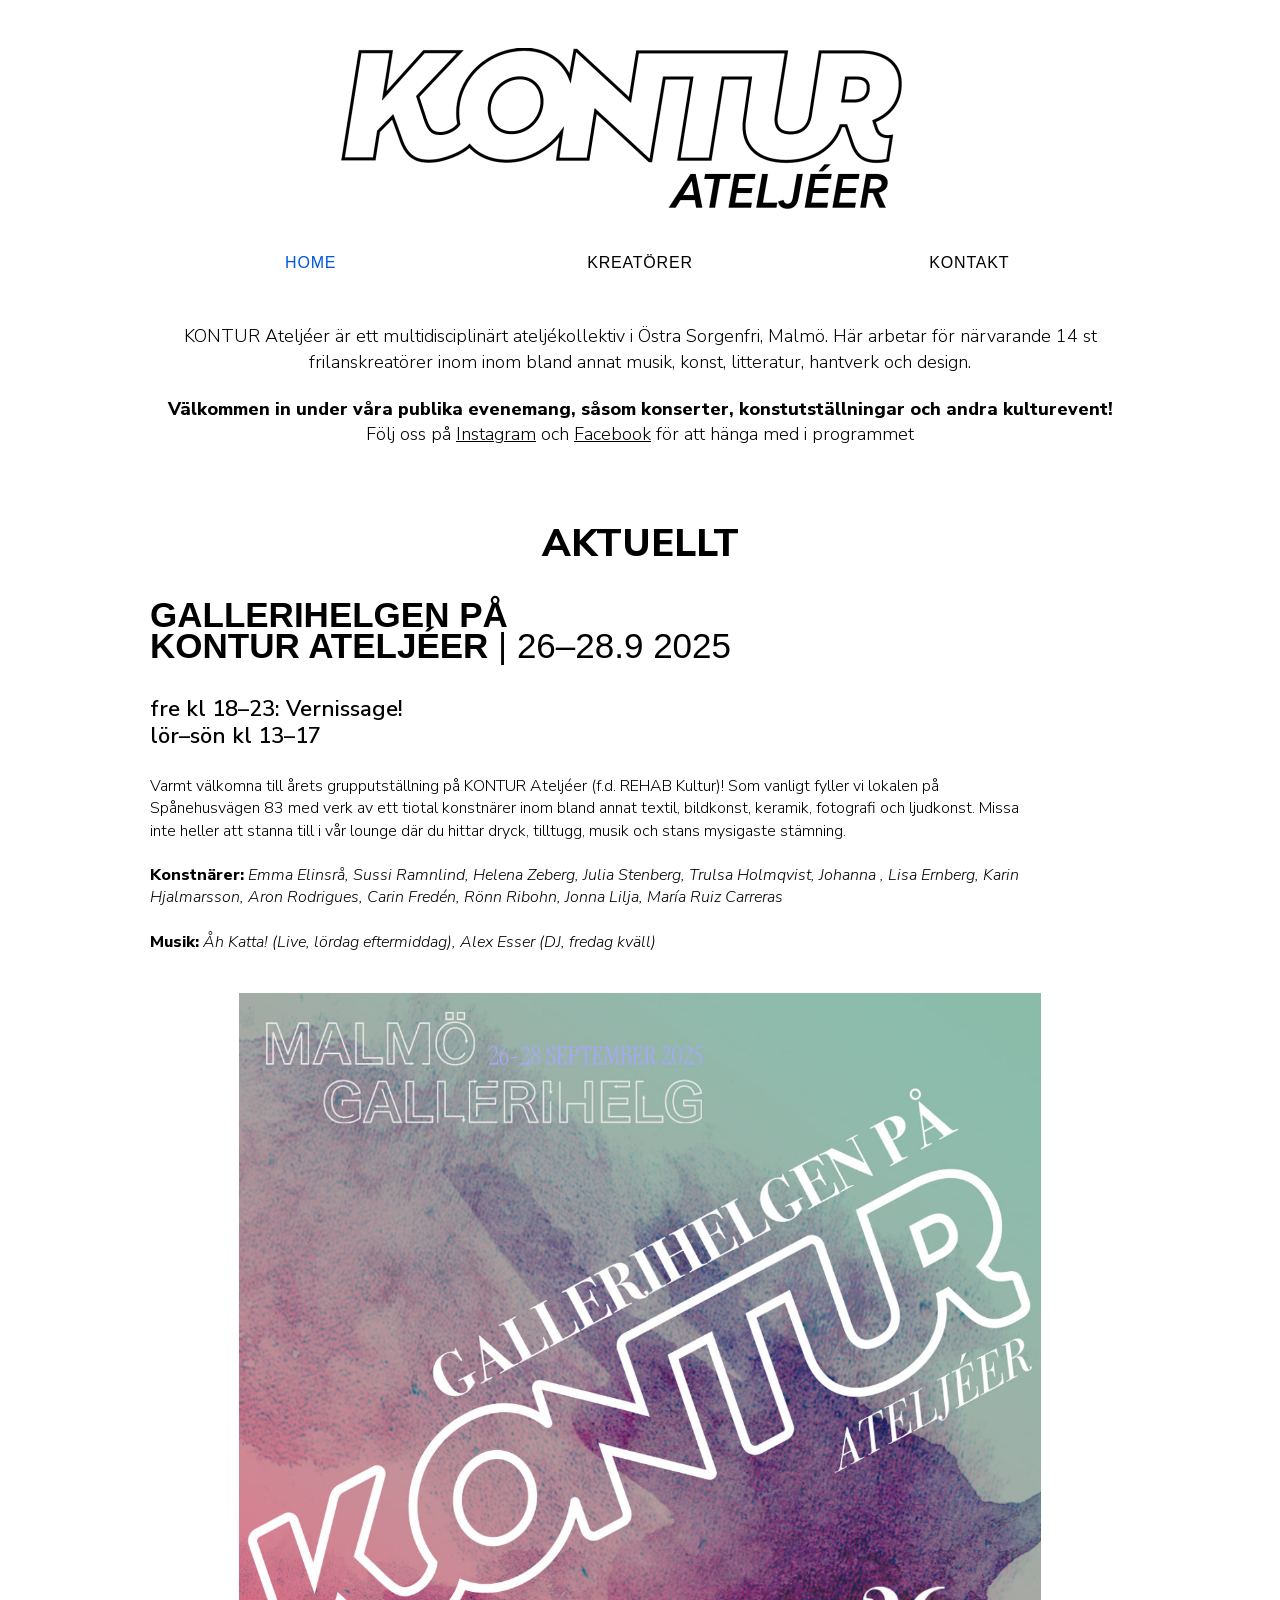
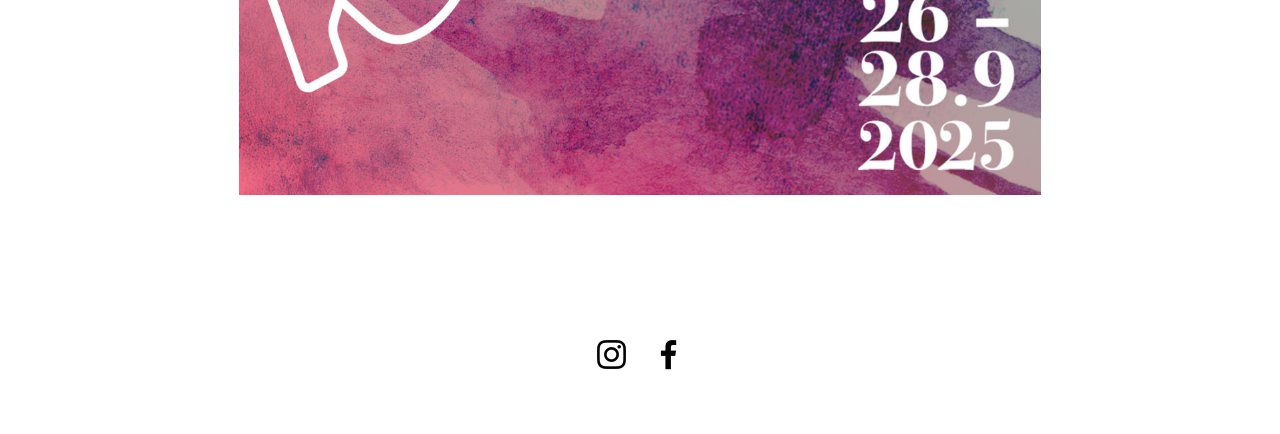
<file: index.html>
<!DOCTYPE html>
<html lang="sv">
<head>
<meta charset="utf-8">
<meta name="viewport" content="width=device-width, initial-scale=1">
<title>KONTUR Ateljéer | Ateljékollektiv i Östra Sorgenfri, Malmö</title>
<meta name="description" content="Multidisciplinärt ateljékollektiv i Östra Sorgenfri, Malmö. På KONTUR Ateljéer sitter 14 st kreatörer inom konst, musik och kultur. Välkommen in under våra publika konserter, konstutställningar och kulturevenemang!">
<link rel="canonical" href="https://www.konturateljeer.com/">
<meta property="og:type" content="website">
<meta property="og:site_name" content="KONTUR Ateljéer">
<meta property="og:title" content="KONTUR Ateljéer | Ateljékollektiv i Östra Sorgenfri, Malmö">
<meta property="og:description" content="Multidisciplinärt ateljékollektiv i Östra Sorgenfri, Malmö. På KONTUR Ateljéer sitter 14 st kreatörer inom konst, musik och kultur. Välkommen in under våra publika konserter, konstutställningar och kulturevenemang!">
<meta property="og:url" content="https://www.konturateljeer.com/">
<meta property="og:image" content="https://www.konturateljeer.com/assets/img/og-image.jpg">
<meta name="twitter:card" content="summary_large_image">
<link rel="icon" href="assets/img/favicon.svg" type="image/svg+xml">
<link rel="apple-touch-icon" href="assets/img/apple-touch-icon.png">
<link rel="stylesheet" href="assets/css/style.css">
</head>
<body>

<a class="skip" href="#main">Vidare till huvudinnehåll</a>

<header class="site-header">
  <div class="wrap">
    <a href="./"><img class="logo" src="assets/img/logo.png" width="1198" height="362" alt="KONTUR Ateljéer"></a>
    <nav class="nav" aria-label="Huvudmeny">
      <a href="./" aria-current="page">HOME</a>
      <a href="kreatorer/">KREATÖRER</a>
      <a href="kontakt/">KONTAKT</a>
    </nav>
  </div>
</header>

<main id="main">
  <div class="wrap">

    <div class="lede">
      <p>KONTUR Ateljéer är ett multidisciplinärt ateljékollektiv i Östra Sorgenfri, Malmö. Här arbetar för närvarande 14 st frilanskreatörer inom inom bland annat musik, konst, litteratur, hantverk och design.</p>
      <p><strong>Välkommen in under våra publika evenemang, såsom konserter, konstutställningar och andra kulturevent!</strong><br>
      Följ oss på <a href="https://www.instagram.com/kontur_ateljeer/" target="_blank" rel="noopener">Instagram</a> och <a href="https://www.facebook.com/konturateljeer" target="_blank" rel="noopener">Facebook</a> för att hänga med i programmet</p>
    </div>

    <h1 class="section-title">AKTUELLT</h1>

    <article class="event">
      <h2 class="event__title"><strong>GALLERIHELGEN PÅ<br>KONTUR ATELJÉER</strong> | 26–28.9 2025</h2>

      <p class="event__hours">fre kl 18–23: Vernissage!<br>lör–sön kl 13–17</p>

      <div class="event__body">
        <p>Varmt välkomna till årets grupputställning på KONTUR Ateljéer (f.d. REHAB Kultur)! Som vanligt fyller vi lokalen på Spånehusvägen 83 med verk av ett tiotal konstnärer inom bland annat textil, bildkonst, keramik, fotografi och ljudkonst. Missa inte heller att stanna till i vår lounge där du hittar dryck, tilltugg, musik och stans mysigaste stämning.</p>
        <p><b>Konstnärer:</b> <i>Emma Elinsrå, Sussi Ramnlind, Helena Zeberg, Julia Stenberg, Trulsa Holmqvist, Johanna , Lisa Ernberg, Karin Hjalmarsson, Aron Rodrigues, Carin Fredén, Rönn Ribohn, Jonna Lilja, María Ruiz Carreras</i></p>
        <p><b>Musik:</b> <i>Åh Katta! (Live, lördag eftermiddag), Alex Esser (DJ, fredag kväll)</i></p>
      </div>

      <img class="event__poster" src="assets/img/gh25-affisch.jpg" width="1200" height="1200" alt="Affisch: Gallerihelgen på KONTUR Ateljéer, 26–28.9 2025">
    </article>

  </div>
</main>

<footer class="site-footer">
  <div class="wrap">
    <div class="social">
      <a href="https://www.instagram.com/kontur_ateljeer/" target="_blank" rel="noopener">
        <img src="assets/img/instagram.png" width="78" height="78" alt="Instagram">
      </a>
      <a href="https://www.facebook.com/konturateljeer" target="_blank" rel="noopener">
        <img src="assets/img/facebook.png" width="78" height="78" alt="Facebook">
      </a>
    </div>
  </div>
</footer>

</body>
</html>
</file>
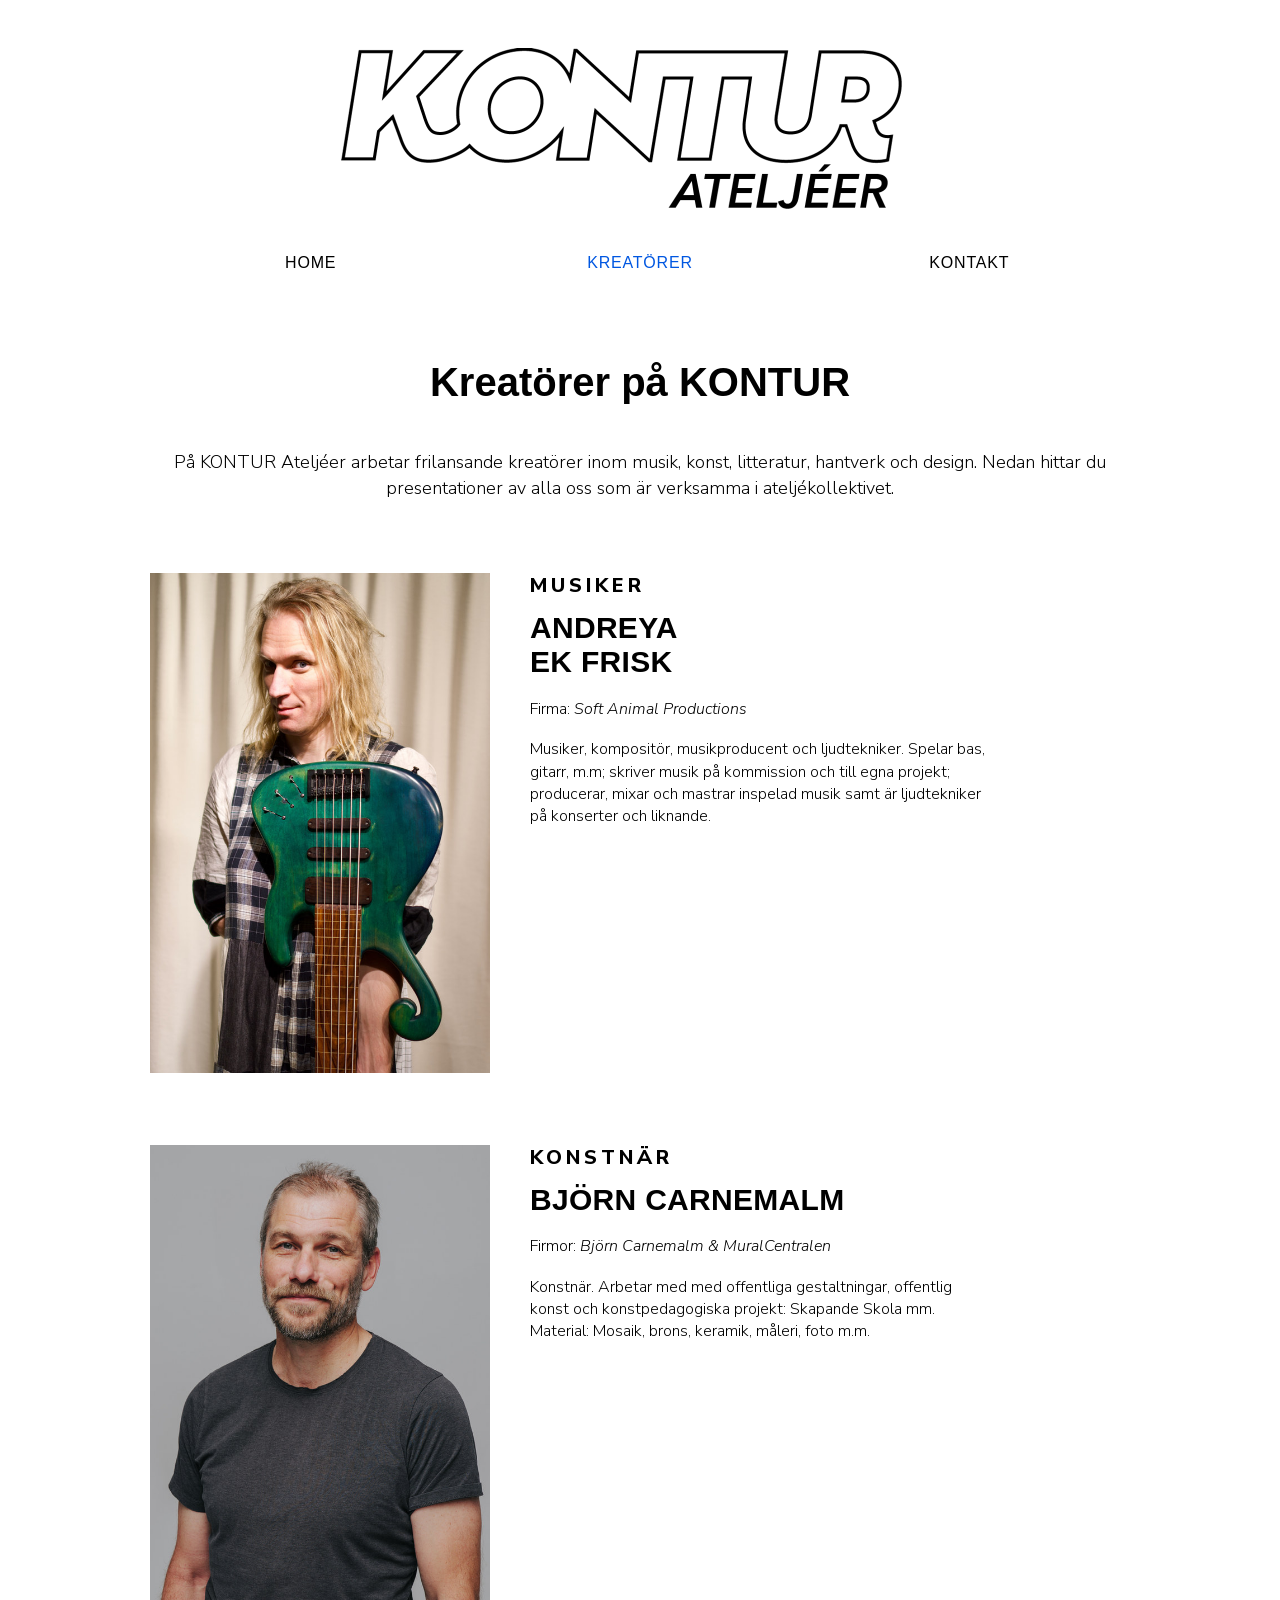
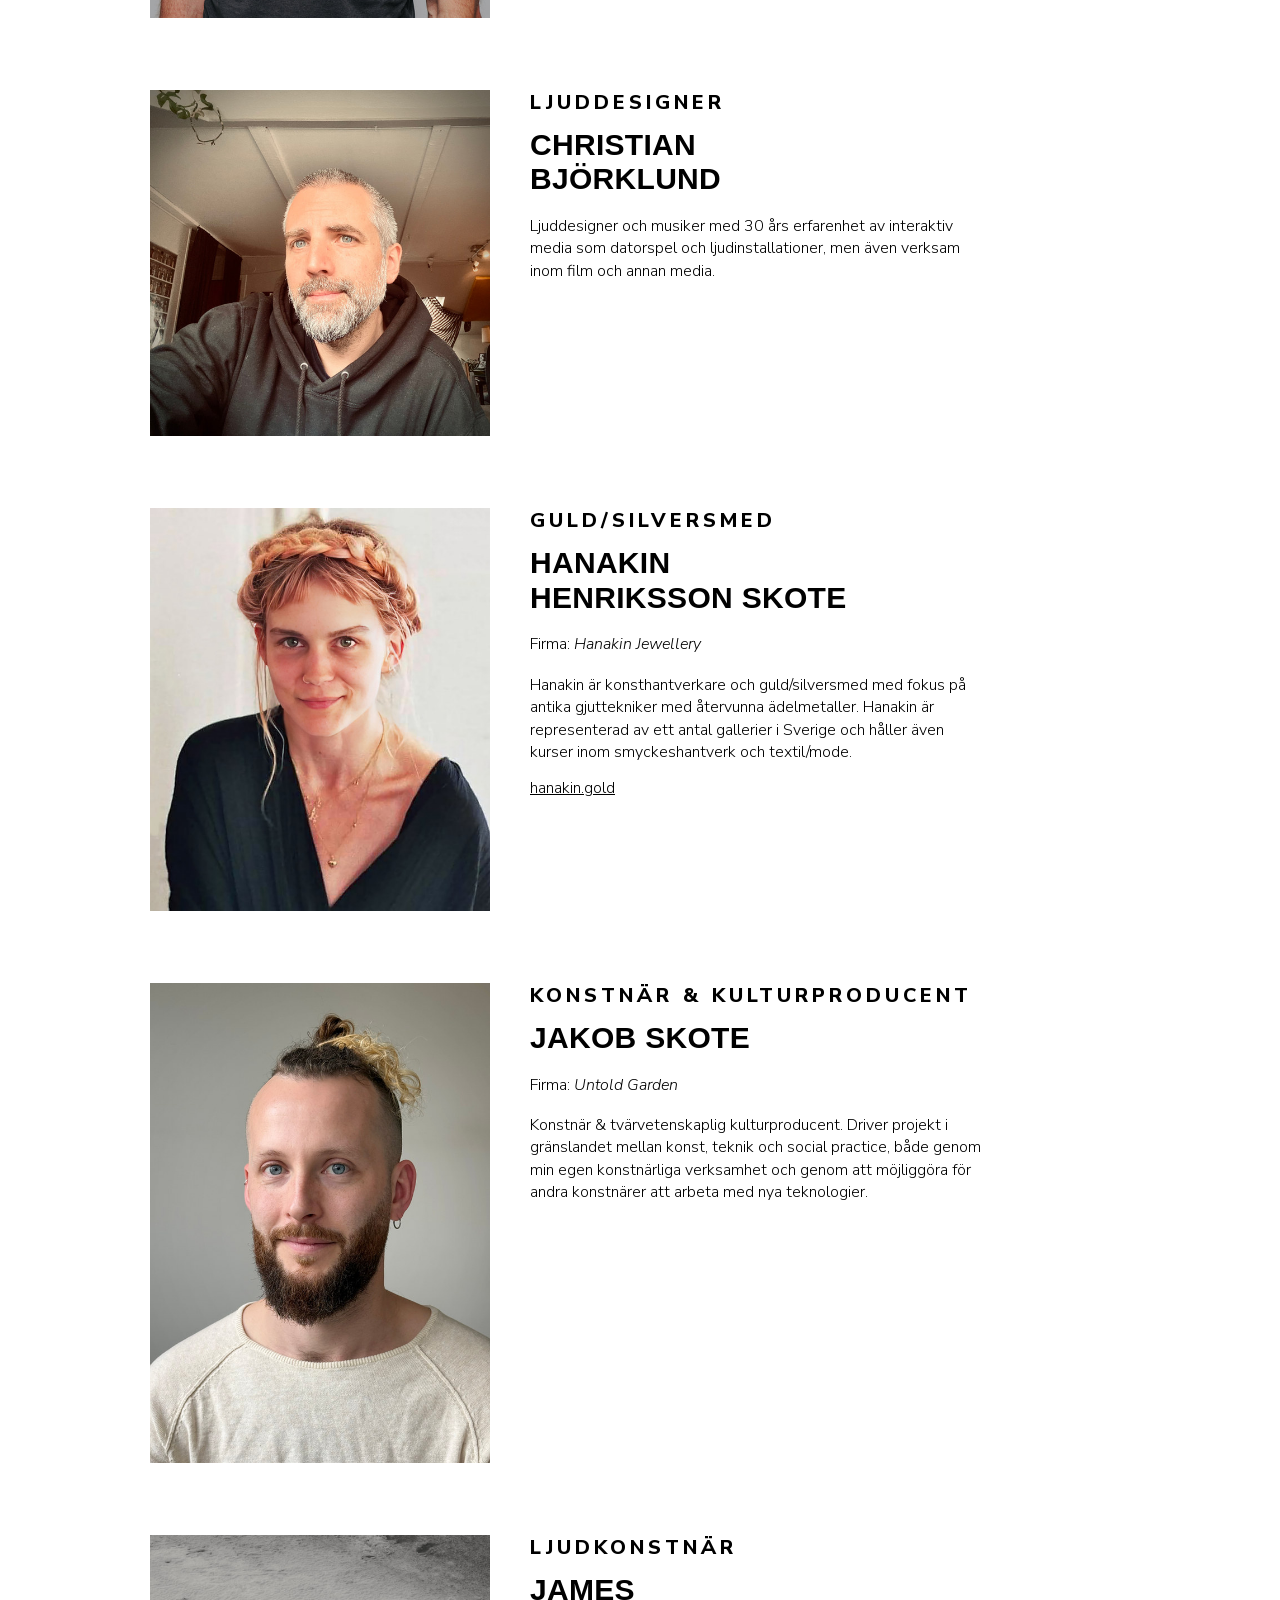
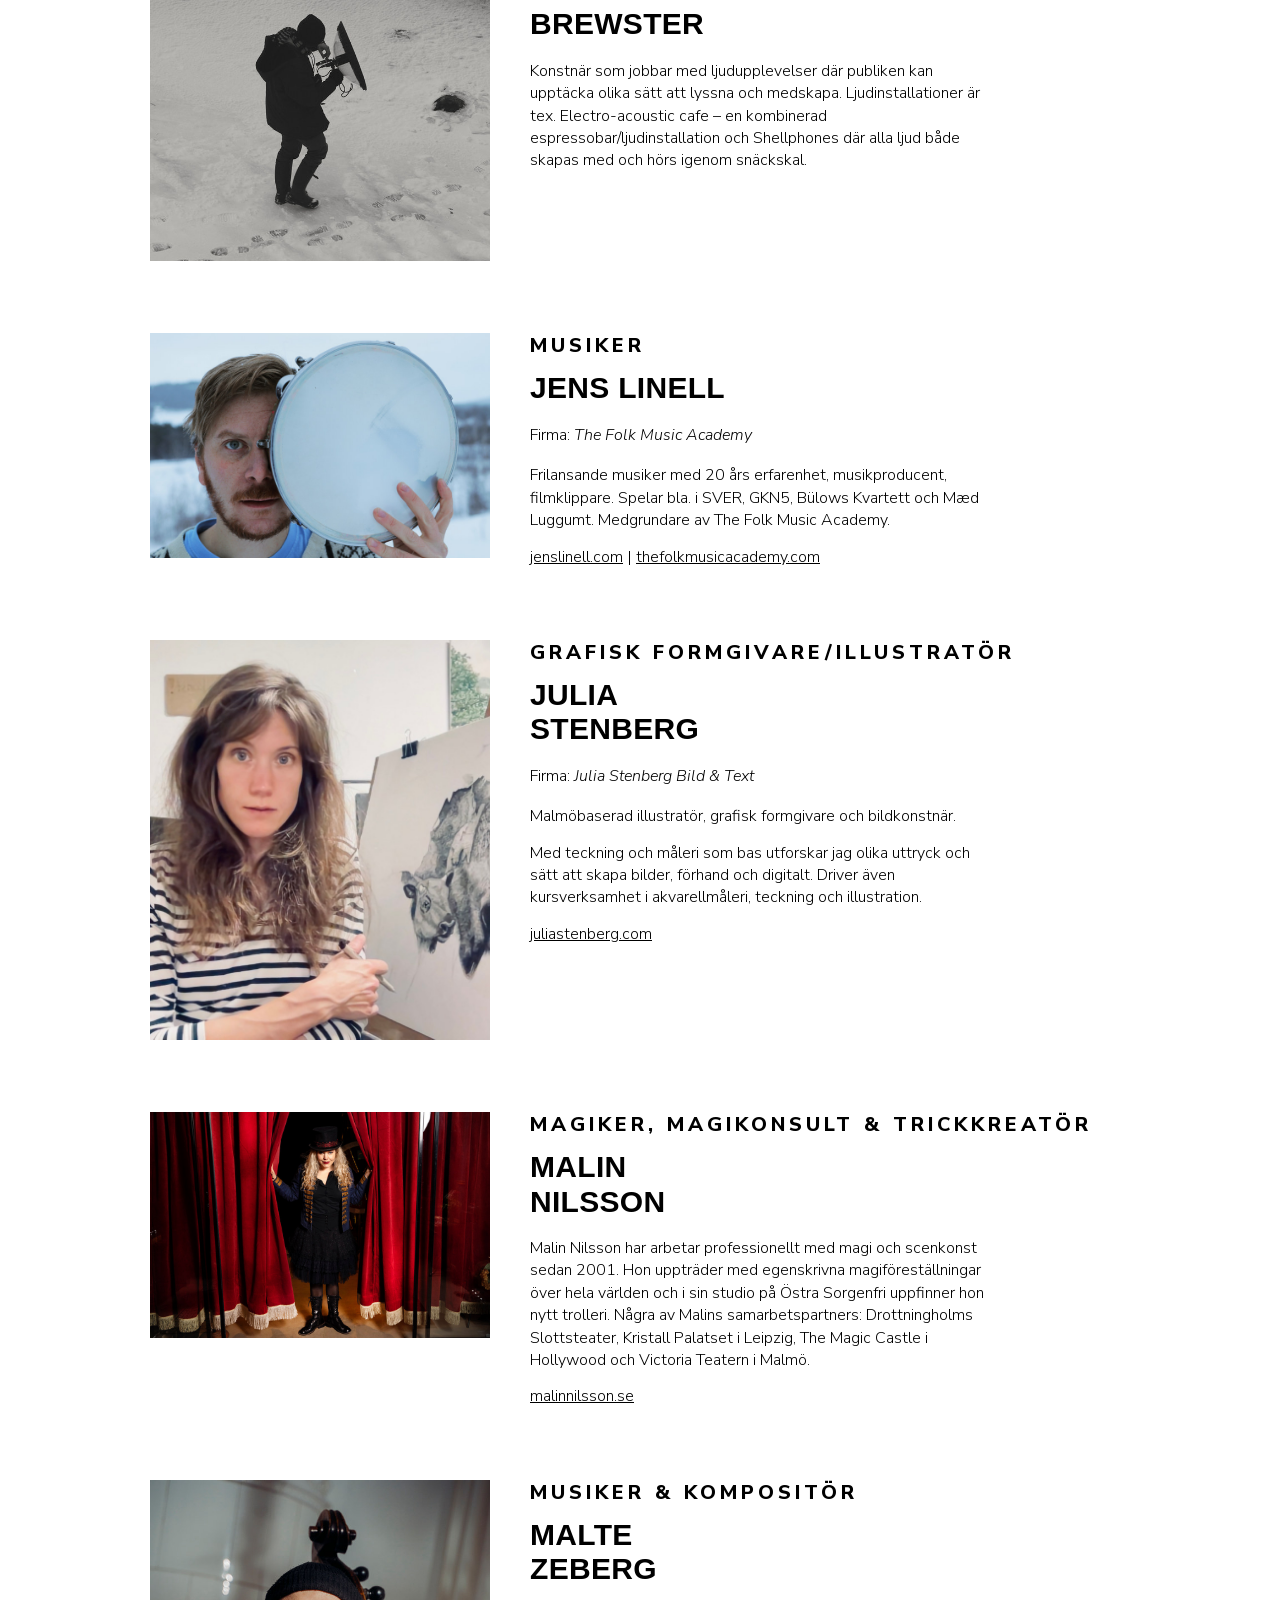
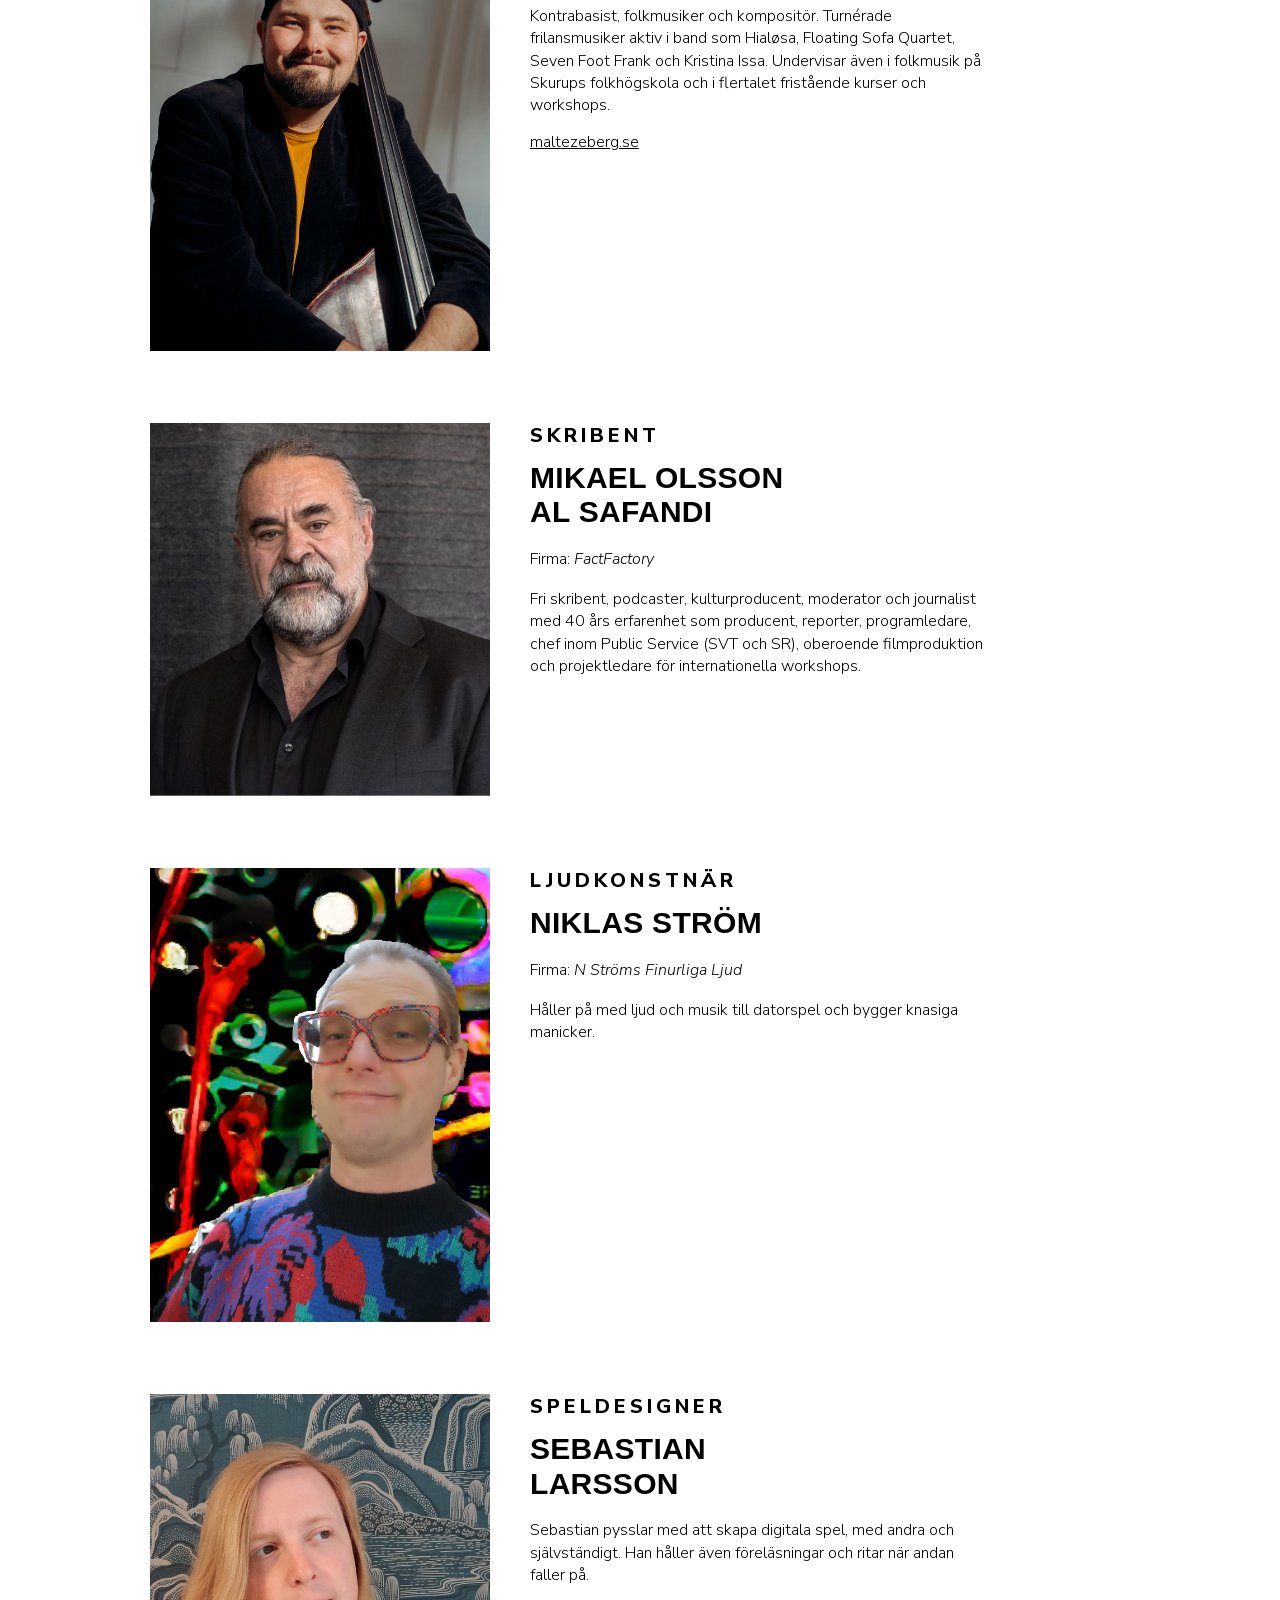
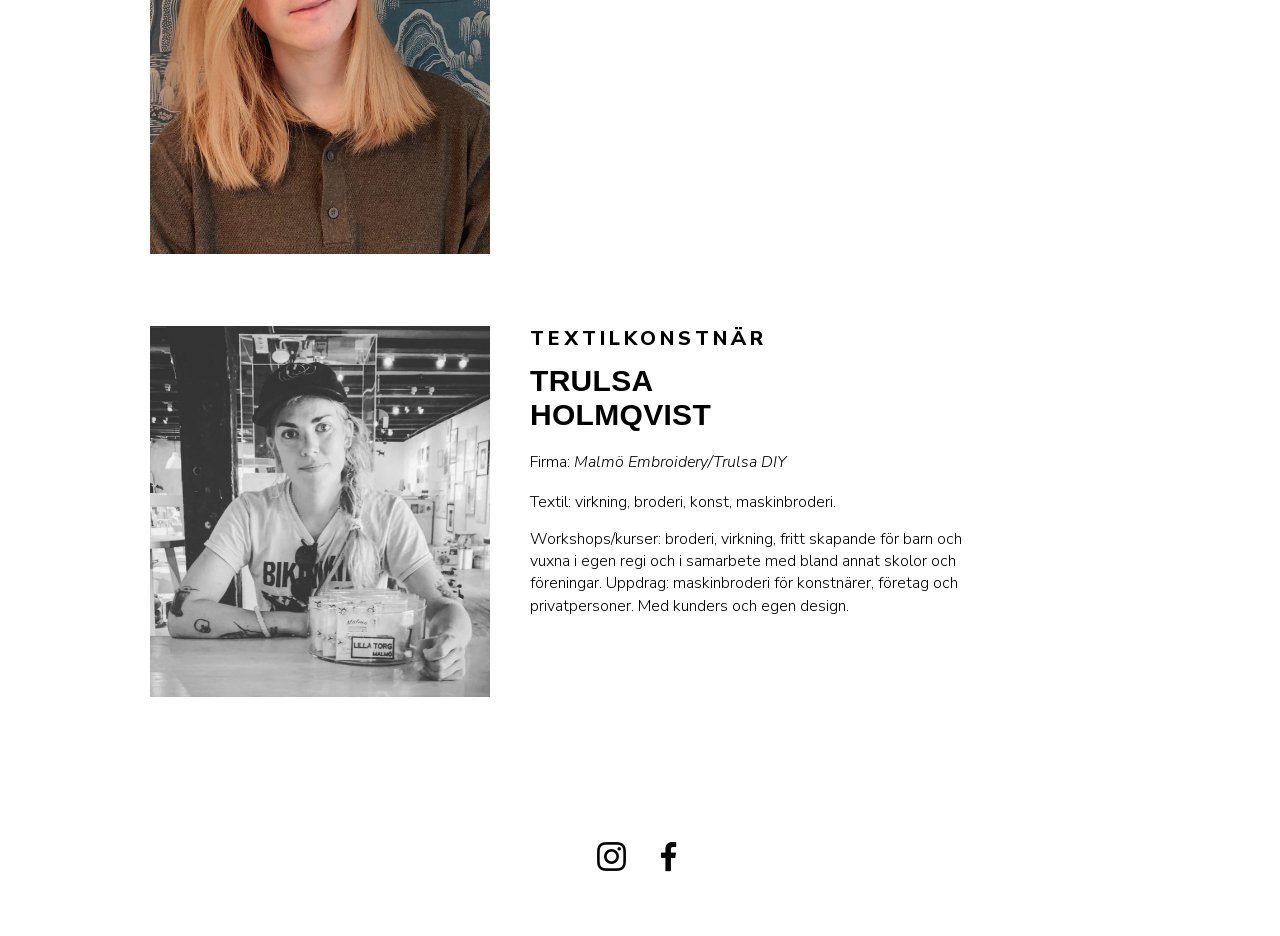
<file: konstnärer/index.html>
<!DOCTYPE html>
<html lang="sv">
<head>
<meta charset="utf-8">
<title>KREATÖRER | KONTUR Ateljéer</title>
<link rel="canonical" href="https://www.konturateljeer.com/kreatorer/">
<meta name="robots" content="noindex">
<meta http-equiv="refresh" content="0; url=../kreatorer/">
<script>location.replace('../kreatorer/' + location.hash);</script>
</head>
<body>
<p>Sidan har flyttat till <a href="../kreatorer/">konturateljeer.com/kreatorer</a>.</p>
</body>
</html>
</file>
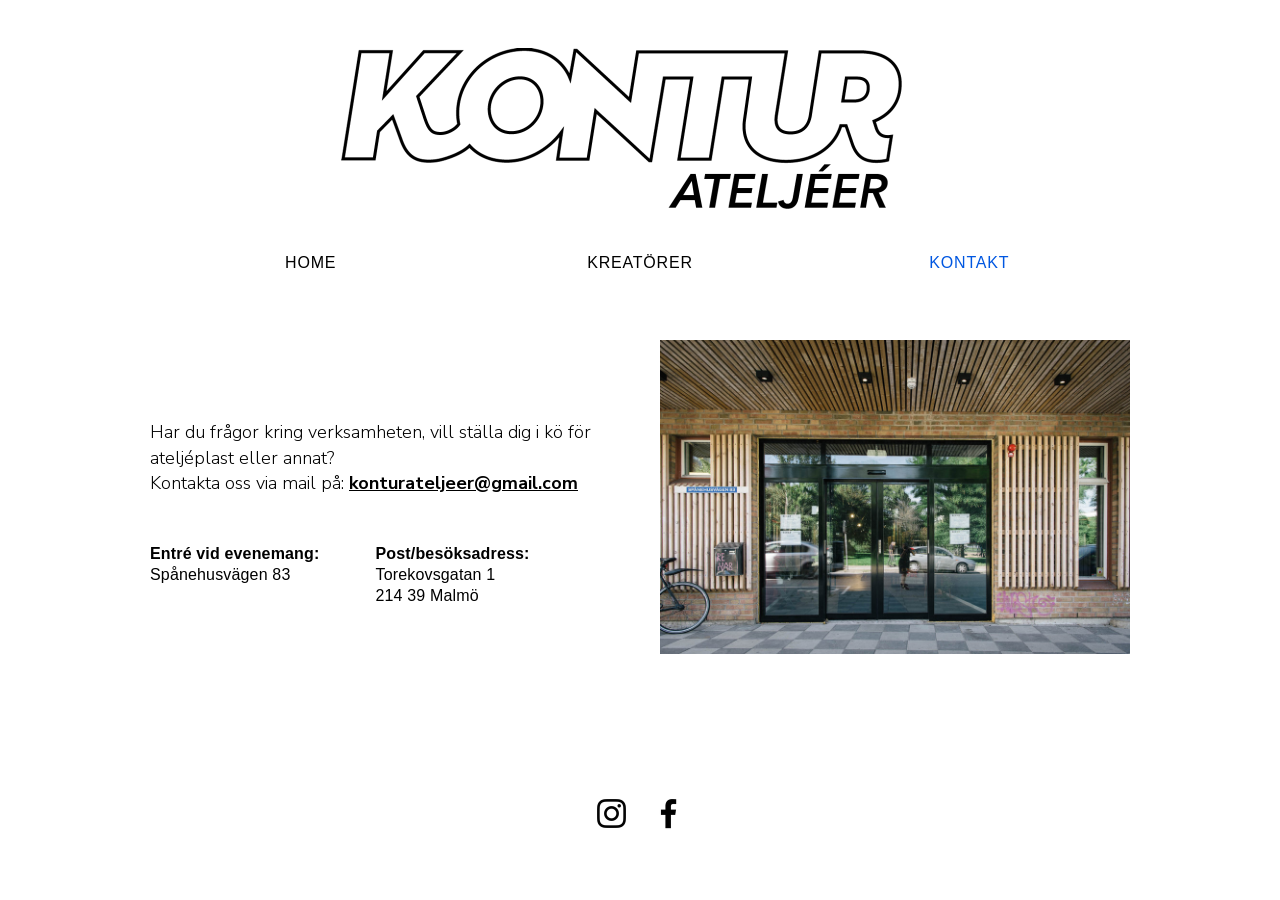
<file: kontakt/index.html>
<!DOCTYPE html>
<html lang="sv">
<head>
<meta charset="utf-8">
<meta name="viewport" content="width=device-width, initial-scale=1">
<title>KONTAKT | KONTUR Ateljéer</title>
<meta name="description" content="Mail och adressuppgifter till KONTUR Ateljéer - frilanskollektiv inom kultur i Östra Sorgenfri, Malmö.">
<link rel="canonical" href="https://www.konturateljeer.com/kontakt/">
<meta property="og:type" content="website">
<meta property="og:site_name" content="KONTUR Ateljéer">
<meta property="og:title" content="KONTAKT | KONTUR Ateljéer">
<meta property="og:description" content="Mail och adressuppgifter till KONTUR Ateljéer - frilanskollektiv inom kultur i Östra Sorgenfri, Malmö.">
<meta property="og:url" content="https://www.konturateljeer.com/kontakt/">
<meta property="og:image" content="https://www.konturateljeer.com/assets/img/og-image.jpg">
<meta name="twitter:card" content="summary_large_image">
<link rel="icon" href="../assets/img/favicon.svg" type="image/svg+xml">
<link rel="apple-touch-icon" href="../assets/img/apple-touch-icon.png">
<link rel="stylesheet" href="../assets/css/style.css">
</head>
<body>

<a class="skip" href="#main">Vidare till huvudinnehåll</a>

<header class="site-header">
  <div class="wrap">
    <a href="../"><img class="logo" src="../assets/img/logo.png" width="1198" height="362" alt="KONTUR Ateljéer"></a>
    <nav class="nav" aria-label="Huvudmeny">
      <a href="../">HOME</a>
      <a href="../kreatorer/">KREATÖRER</a>
      <a href="../kontakt/" aria-current="page">KONTAKT</a>
    </nav>
  </div>
</header>

<main id="main">
  <div class="wrap">

    <h1 class="sr-only">Kontakt</h1>

    <div class="contact">
      <div class="contact__text">
        <p>Har du frågor kring verksamheten, vill ställa dig i kö för ateljéplast eller annat?<br>
        Kontakta oss via mail på: <a href="mailto:konturateljeer@gmail.com">konturateljeer@gmail.com</a></p>

        <dl class="addresses">
          <div>
            <dt>Entré vid evenemang:</dt>
            <dd>Spånehusvägen 83</dd>
          </div>
          <div>
            <dt>Post/besöksadress:</dt>
            <dd>Torekovsgatan 1<br>214 39 Malmö</dd>
          </div>
        </dl>
      </div>

      <img class="contact__photo" src="../assets/img/entre.jpg" width="978" height="652" alt="Entrén till KONTUR Ateljéer på Spånehusvägen 83">
    </div>

  </div>
</main>

<footer class="site-footer">
  <div class="wrap">
    <div class="social">
      <a href="https://www.instagram.com/kontur_ateljeer/" target="_blank" rel="noopener">
        <img src="../assets/img/instagram.png" width="78" height="78" alt="Instagram">
      </a>
      <a href="https://www.facebook.com/konturateljeer" target="_blank" rel="noopener">
        <img src="../assets/img/facebook.png" width="78" height="78" alt="Facebook">
      </a>
    </div>
  </div>
</footer>

</body>
</html>
</file>
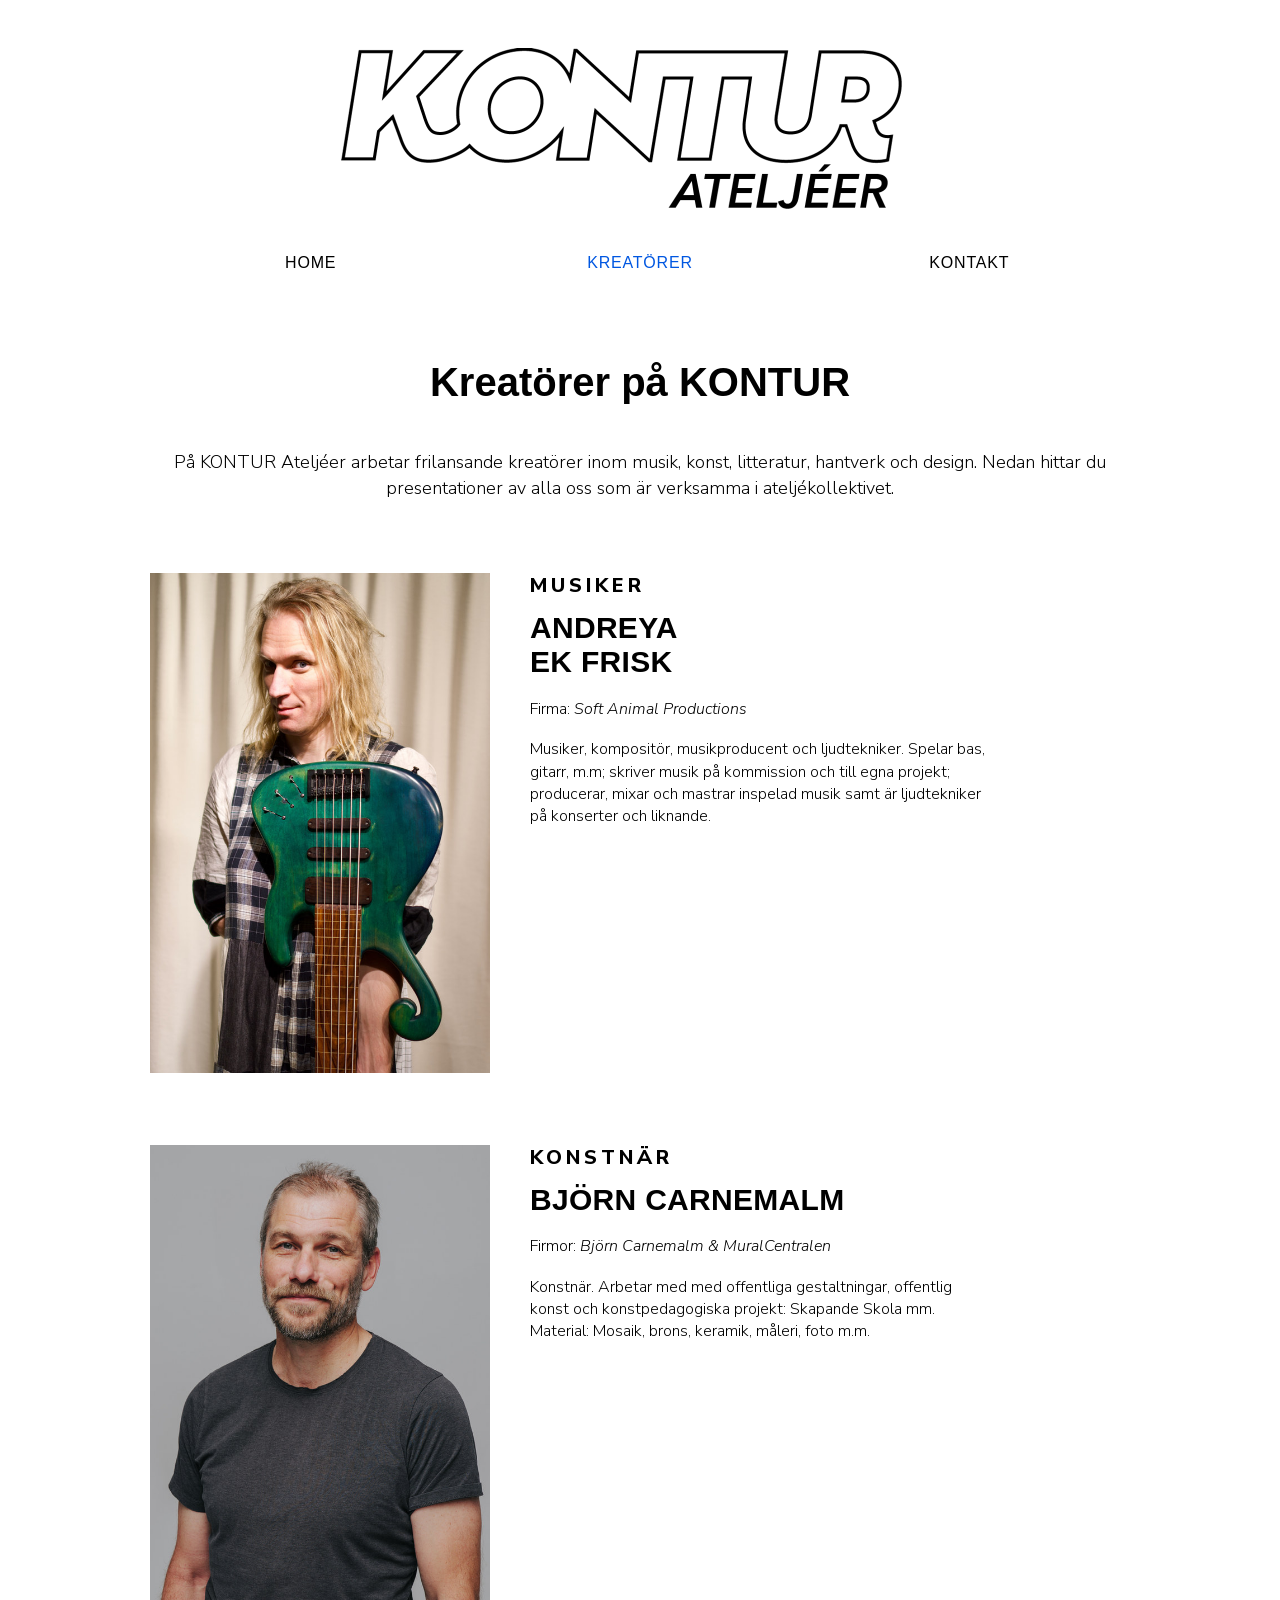
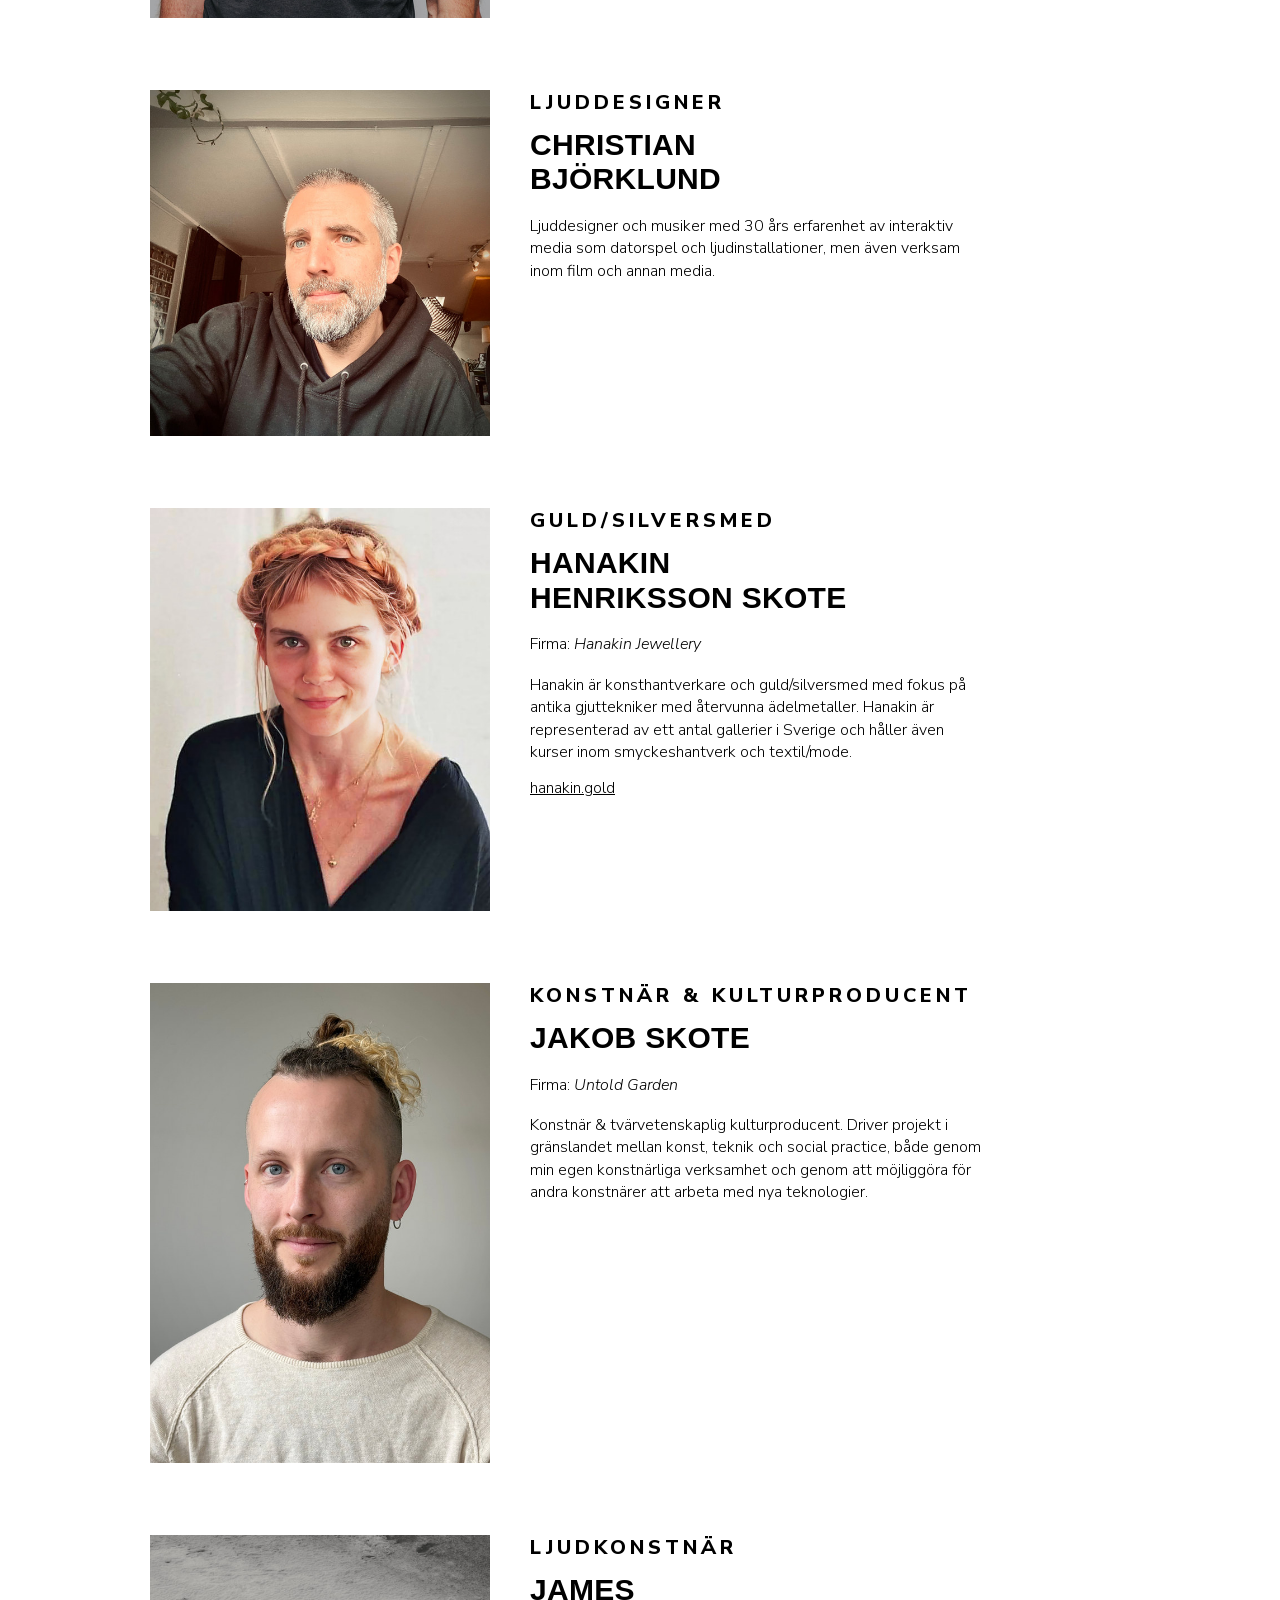
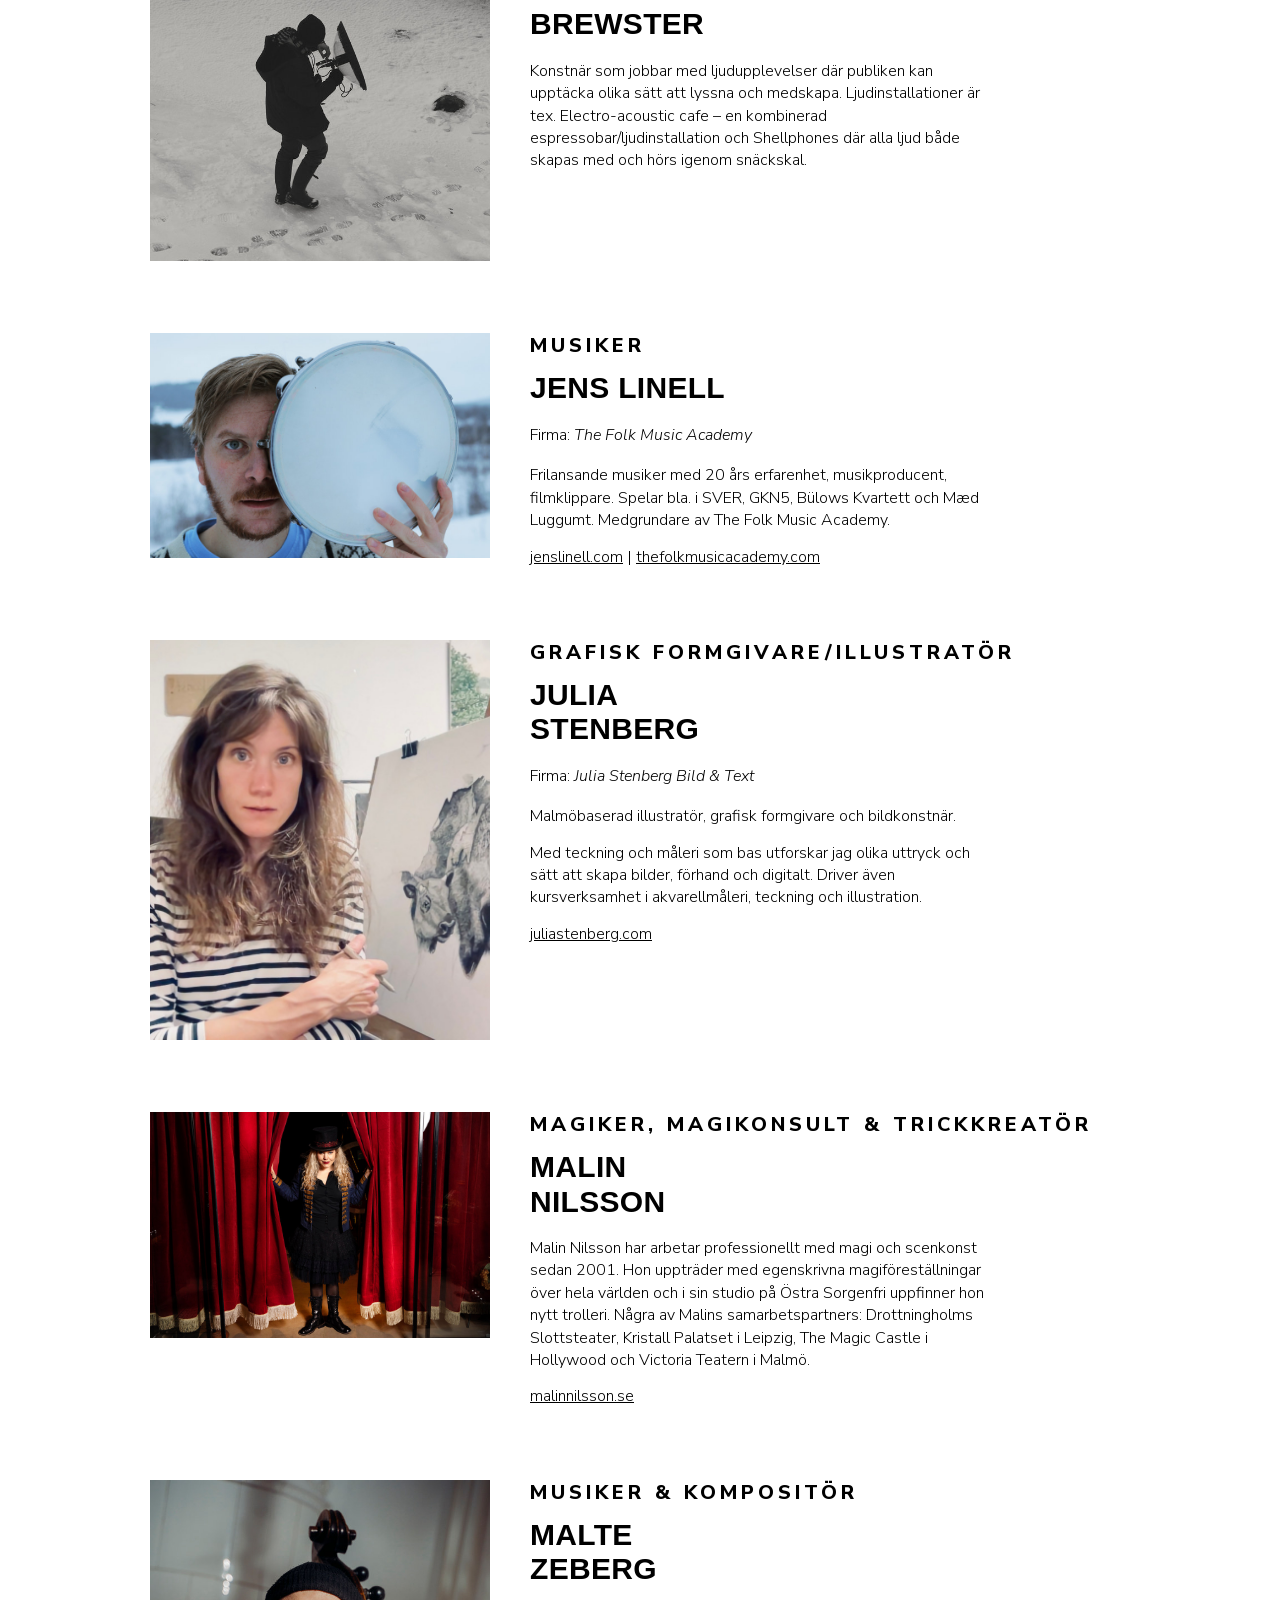
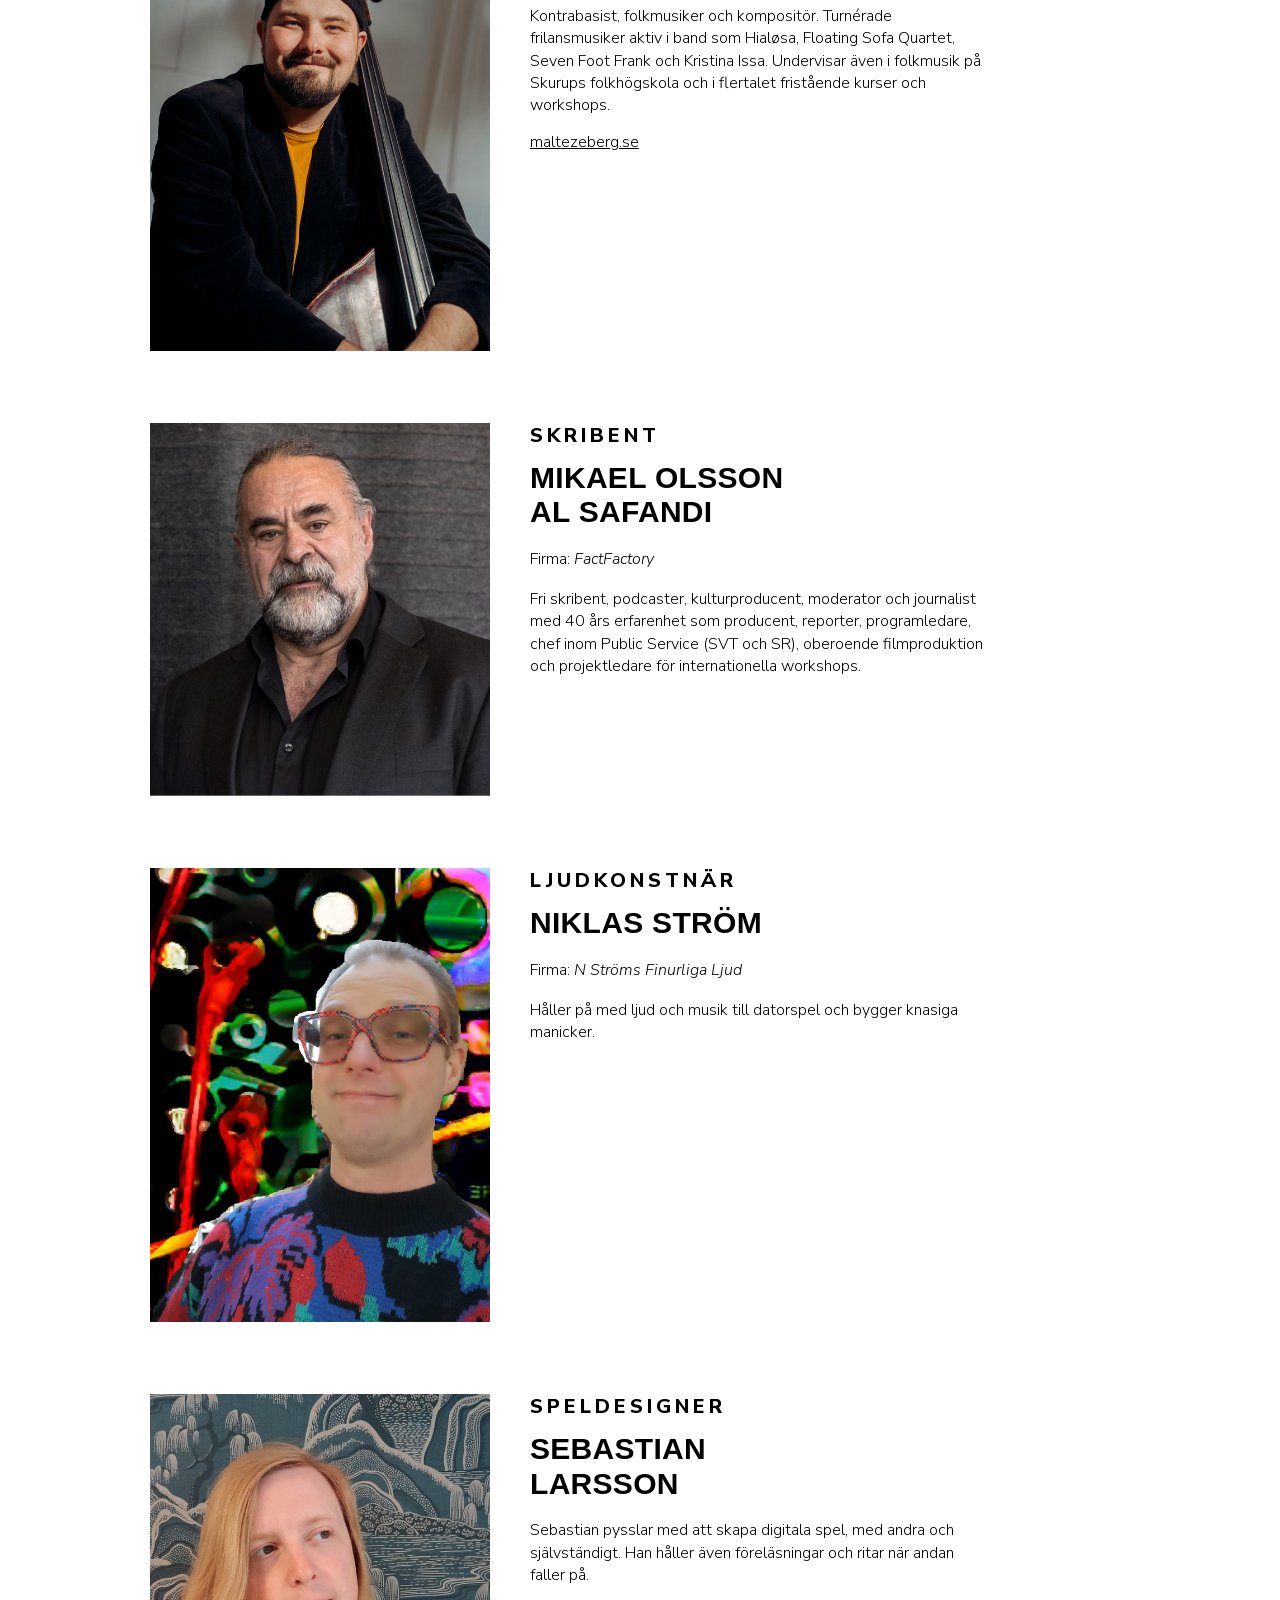
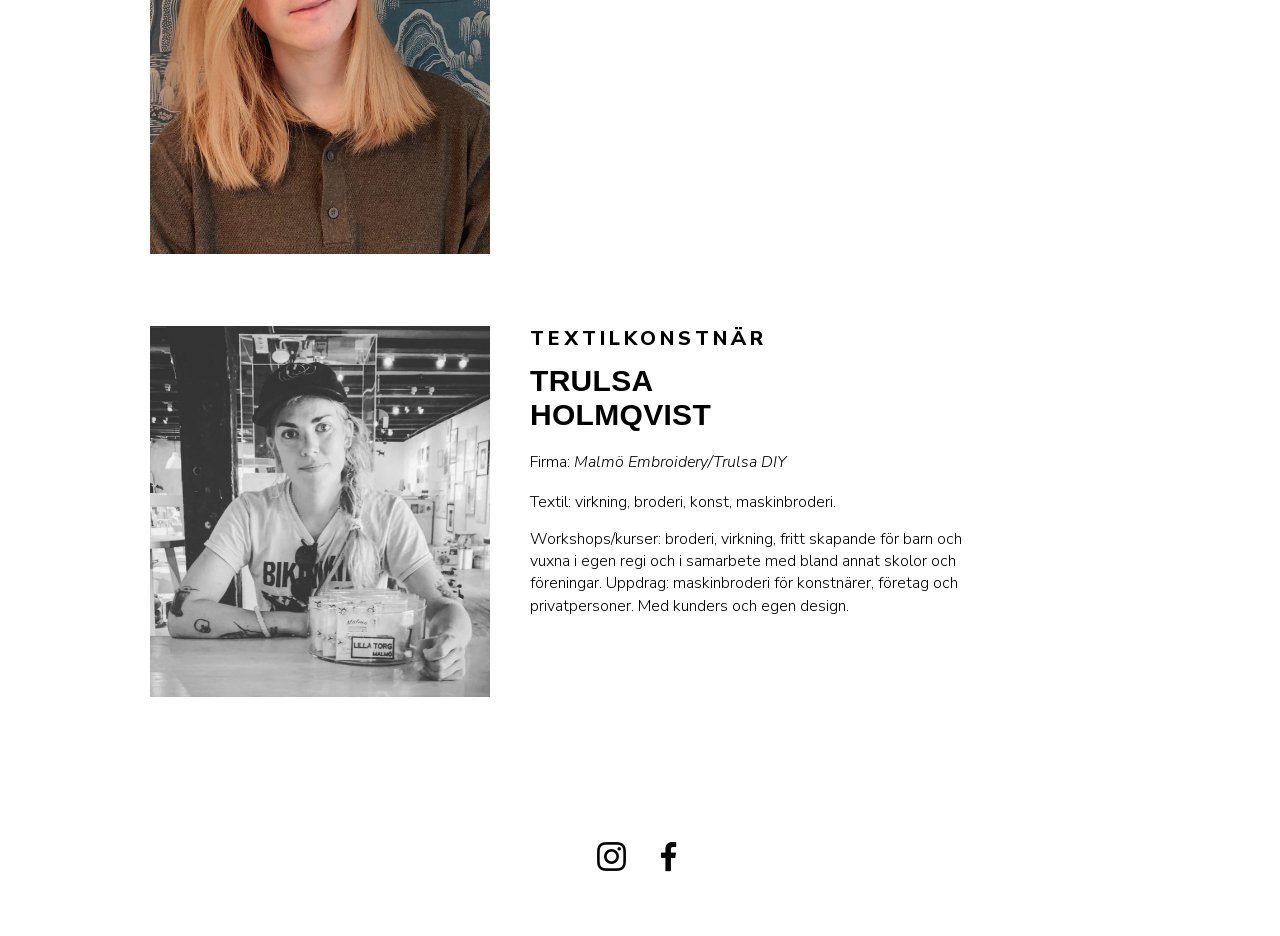
<file: kreatorer/index.html>
<!DOCTYPE html>
<html lang="sv">
<head>
<meta charset="utf-8">
<meta name="viewport" content="width=device-width, initial-scale=1">
<title>KREATÖRER | KONTUR Ateljéer</title>
<meta name="description" content="Här hittar du presentationer av de frilansande kreatörer som arbetar på KONTUR Ateljéer.">
<link rel="canonical" href="https://www.konturateljeer.com/kreatorer/">
<meta property="og:type" content="website">
<meta property="og:site_name" content="KONTUR Ateljéer">
<meta property="og:title" content="KREATÖRER | KONTUR Ateljéer">
<meta property="og:description" content="Här hittar du presentationer av de frilansande kreatörer som arbetar på KONTUR Ateljéer.">
<meta property="og:url" content="https://www.konturateljeer.com/kreatorer/">
<meta property="og:image" content="https://www.konturateljeer.com/assets/img/og-image.jpg">
<meta name="twitter:card" content="summary_large_image">
<link rel="icon" href="../assets/img/favicon.svg" type="image/svg+xml">
<link rel="apple-touch-icon" href="../assets/img/apple-touch-icon.png">
<link rel="stylesheet" href="../assets/css/style.css">
</head>
<body>

<a class="skip" href="#main">Vidare till huvudinnehåll</a>

<header class="site-header">
  <div class="wrap">
    <a href="../"><img class="logo" src="../assets/img/logo.png" width="1198" height="362" alt="KONTUR Ateljéer"></a>
    <nav class="nav" aria-label="Huvudmeny">
      <a href="../">HOME</a>
      <a href="../kreatorer/" aria-current="page">KREATÖRER</a>
      <a href="../kontakt/">KONTAKT</a>
    </nav>
  </div>
</header>

<main id="main">
  <div class="wrap">

    <h1 class="page-title">Kreatörer på KONTUR</h1>

    <div class="lede">
      <p>På KONTUR Ateljéer arbetar frilansande kreatörer inom musik, konst, litteratur, hantverk och design. Nedan hittar du presentationer av alla oss som är verksamma i ateljékollektivet.</p>
    </div>

    <div class="people">

      <article class="person">
        <img class="person__photo" src="../assets/img/kreatorer/andreya-ek-frisk.jpg" width="608" height="894" loading="lazy" alt="Andreya Ek Frisk">
        <div class="person__text">
          <p class="person__role">MUSIKER</p>
          <h2 class="person__name">ANDREYA<br>EK FRISK</h2>
          <p class="person__firm">Firma: <i>Soft Animal Productions</i></p>
          <div class="person__bio">
            <p>Musiker, kompositör, musikproducent och ljudtekniker. Spelar bas, gitarr, m.m; skriver musik på kommission och till egna projekt; producerar, mixar och mastrar inspelad musik samt är ljudtekniker på konserter och liknande.</p>
          </div>
        </div>
      </article>

      <article class="person">
        <img class="person__photo" src="../assets/img/kreatorer/bjorn-carnemalm.jpg" width="608" height="846" loading="lazy" alt="Björn Carnemalm">
        <div class="person__text">
          <p class="person__role">KONSTNÄR</p>
          <h2 class="person__name">BJÖRN CARNEMALM</h2>
          <p class="person__firm">Firmor: <i>Björn Carnemalm &amp; MuralCentralen</i></p>
          <div class="person__bio">
            <p>Konstnär. Arbetar med med offentliga gestaltningar, offentlig konst och konstpedagogiska projekt: Skapande Skola mm. Material: Mosaik, brons, keramik, måleri, foto m.m.</p>
          </div>
        </div>
      </article>

      <article class="person">
        <img class="person__photo" src="../assets/img/kreatorer/christian-bjorklund.jpg" width="608" height="620" loading="lazy" alt="Christian Björklund">
        <div class="person__text">
          <p class="person__role">LJUDDESIGNER</p>
          <h2 class="person__name">CHRISTIAN<br>BJÖRKLUND</h2>
          <div class="person__bio">
            <p>Ljuddesigner och musiker med 30 års erfarenhet av interaktiv media som datorspel och ljudinstallationer, men även verksam inom film och annan media.</p>
          </div>
        </div>
      </article>

      <article class="person">
        <img class="person__photo" src="../assets/img/kreatorer/hanakin-henriksson-skote.jpg" width="608" height="720" loading="lazy" alt="Hanakin Henriksson Skote">
        <div class="person__text">
          <p class="person__role">GULD/SILVERSMED</p>
          <h2 class="person__name">HANAKIN<br>HENRIKSSON SKOTE</h2>
          <p class="person__firm">Firma: <i>Hanakin Jewellery</i></p>
          <div class="person__bio">
            <p>Hanakin är konsthantverkare och guld/silversmed med fokus på antika gjuttekniker med återvunna ädelmetaller. Hanakin är representerad av ett antal gallerier i Sverige och håller även kurser inom smyckeshantverk och textil/mode.</p>
          </div>
          <p class="person__links"><a href="https://www.hanakin.gold/" target="_blank" rel="noopener">hanakin.gold</a></p>
        </div>
      </article>

      <article class="person">
        <img class="person__photo" src="../assets/img/kreatorer/jakob-skote.jpg" width="608" height="858" loading="lazy" alt="Jakob Skote">
        <div class="person__text">
          <p class="person__role">KONSTNÄR &amp; KULTURPRODUCENT</p>
          <h2 class="person__name">JAKOB SKOTE</h2>
          <p class="person__firm">Firma: <i>Untold Garden</i></p>
          <div class="person__bio">
            <p>Konstnär &amp; tvärvetenskaplig kulturproducent. Driver projekt i gränslandet mellan konst, teknik och social practice, både genom min egen konstnärliga verksamhet och genom att möjliggöra för andra konstnärer att arbeta med nya teknologier.</p>
          </div>
        </div>
      </article>

      <article class="person">
        <img class="person__photo" src="../assets/img/kreatorer/james-brewster.jpg" width="608" height="584" loading="lazy" alt="James Brewster">
        <div class="person__text">
          <p class="person__role">LJUDKONSTNÄR</p>
          <h2 class="person__name">JAMES<br>BREWSTER</h2>
          <div class="person__bio">
            <p>Konstnär som jobbar med ljudupplevelser där publiken kan upptäcka olika sätt att lyssna och medskapa. Ljudinstallationer är tex. Electro-acoustic cafe – en kombinerad espressobar/ljudinstallation och Shellphones där alla ljud både skapas med och hörs igenom snäckskal.</p>
          </div>
        </div>
      </article>

      <article class="person">
        <img class="person__photo" src="../assets/img/kreatorer/jens-linell.jpg" width="804" height="530" loading="lazy" alt="Jens Linell">
        <div class="person__text">
          <p class="person__role">MUSIKER</p>
          <h2 class="person__name">JENS LINELL</h2>
          <p class="person__firm">Firma: <i>The Folk Music Academy</i></p>
          <div class="person__bio">
            <p>Frilansande musiker med 20 års erfarenhet, musikproducent, filmklippare. Spelar bla. i SVER, GKN5, Bülows Kvartett och Mæd Luggumt. Medgrundare av The Folk Music Academy.</p>
          </div>
          <p class="person__links"><a href="http://jenslinell.com/" target="_blank" rel="noopener">jenslinell.com</a> | <a href="http://thefolkmusicacademy.com/" target="_blank" rel="noopener">thefolkmusicacademy.com</a></p>
        </div>
      </article>

      <article class="person">
        <img class="person__photo" src="../assets/img/kreatorer/julia-stenberg.jpg" width="690" height="812" loading="lazy" alt="Julia Stenberg">
        <div class="person__text">
          <p class="person__role">GRAFISK FORMGIVARE/ILLUSTRATÖR</p>
          <h2 class="person__name">JULIA<br>STENBERG</h2>
          <p class="person__firm">Firma: <i>Julia Stenberg Bild &amp; Text</i></p>
          <div class="person__bio">
            <p>Malmöbaserad illustratör, grafisk formgivare och bildkonstnär.</p>
            <p>Med teckning och måleri som bas utforskar jag olika uttryck och sätt att skapa bilder, förhand och digitalt. Driver även kursverksamhet i akvarellmåleri, teckning och illustration.</p>
          </div>
          <p class="person__links"><a href="https://juliastenberg.com/" target="_blank" rel="noopener">juliastenberg.com</a></p>
        </div>
      </article>

      <article class="person">
        <img class="person__photo" src="../assets/img/kreatorer/malin-nilsson.jpg" width="966" height="642" loading="lazy" alt="Malin Nilsson">
        <div class="person__text">
          <p class="person__role">MAGIKER, MAGIKONSULT &amp; TRICKKREATÖR</p>
          <h2 class="person__name">MALIN<br>NILSSON</h2>
          <div class="person__bio">
            <p>Malin Nilsson har arbetar professionellt med magi och scenkonst sedan 2001. Hon uppträder med egenskrivna magiföreställningar över hela världen och i sin studio på Östra Sorgenfri uppfinner hon nytt trolleri. Några av Malins samarbetspartners: Drottningholms Slottsteater, Kristall Palatset i Leipzig, The Magic Castle i Hollywood och Victoria Teatern i Malmö.</p>
          </div>
          <p class="person__links"><a href="https://www.malinnilsson.se/" target="_blank" rel="noopener">malinnilsson.se</a></p>
        </div>
      </article>

      <article class="person">
        <img class="person__photo" src="../assets/img/kreatorer/malte-zeberg.jpg" width="608" height="842" loading="lazy" alt="Malte Zeberg">
        <div class="person__text">
          <p class="person__role">MUSIKER &amp; KOMPOSITÖR</p>
          <h2 class="person__name">MALTE<br>ZEBERG</h2>
          <div class="person__bio">
            <p>Kontrabasist, folkmusiker och kompositör. Turnérade frilansmusiker aktiv i band som Hialøsa, Floating Sofa Quartet, Seven Foot Frank och Kristina Issa. Undervisar även i folkmusik på Skurups folkhögskola och i flertalet fristående kurser och workshops.</p>
          </div>
          <p class="person__links"><a href="https://maltezeberg.se/" target="_blank" rel="noopener">maltezeberg.se</a></p>
        </div>
      </article>

      <article class="person">
        <img class="person__photo" src="../assets/img/kreatorer/mikael-olsson-al-safandi.jpg" width="608" height="668" loading="lazy" alt="Mikael Olsson Al Safandi">
        <div class="person__text">
          <p class="person__role">SKRIBENT</p>
          <h2 class="person__name">MIKAEL OLSSON<br>AL SAFANDI</h2>
          <p class="person__firm">Firma: <i>FactFactory</i></p>
          <div class="person__bio">
            <p>Fri skribent, podcaster, kulturproducent, moderator och journalist med 40 års erfarenhet som producent, reporter, programledare, chef inom Public Service (SVT och SR), oberoende filmproduktion och projektledare för internationella workshops.</p>
          </div>
        </div>
      </article>

      <article class="person">
        <img class="person__photo" src="../assets/img/kreatorer/niklas-strom.jpg" width="608" height="812" loading="lazy" alt="Niklas Ström">
        <div class="person__text">
          <p class="person__role">LJUDKONSTNÄR</p>
          <h2 class="person__name">NIKLAS STRÖM</h2>
          <p class="person__firm">Firma: <i>N Ströms Finurliga Ljud</i></p>
          <div class="person__bio">
            <p>Håller på med ljud och musik till datorspel och bygger knasiga manicker.</p>
          </div>
        </div>
      </article>

      <article class="person">
        <img class="person__photo" src="../assets/img/kreatorer/sebastian-larsson.jpg" width="608" height="822" loading="lazy" alt="Sebastian Larsson">
        <div class="person__text">
          <p class="person__role">SPELDESIGNER</p>
          <h2 class="person__name">SEBASTIAN<br>LARSSON</h2>
          <div class="person__bio">
            <p>Sebastian pysslar med att skapa digitala spel, med andra och självständigt. Han håller även föreläsningar och ritar när andan faller på.</p>
          </div>
        </div>
      </article>

      <article class="person">
        <img class="person__photo" src="../assets/img/kreatorer/trulsa-holmqvist.jpg" width="608" height="664" loading="lazy" alt="Trulsa Holmqvist">
        <div class="person__text">
          <p class="person__role">TEXTILKONSTNÄR</p>
          <h2 class="person__name">TRULSA<br>HOLMQVIST</h2>
          <p class="person__firm">Firma: <i>Malmö Embroidery/Trulsa DIY</i></p>
          <div class="person__bio">
            <p>Textil: virkning, broderi, konst, maskinbroderi.</p>
            <p>Workshops/kurser: broderi, virkning, fritt skapande för barn och vuxna i egen regi och i samarbete med bland annat skolor och föreningar. Uppdrag: maskinbroderi för konstnärer, företag och privatpersoner. Med kunders och egen design.</p>
          </div>
        </div>
      </article>

    </div>

  </div>
</main>

<footer class="site-footer">
  <div class="wrap">
    <div class="social">
      <a href="https://www.instagram.com/kontur_ateljeer/" target="_blank" rel="noopener">
        <img src="../assets/img/instagram.png" width="78" height="78" alt="Instagram">
      </a>
      <a href="https://www.facebook.com/konturateljeer" target="_blank" rel="noopener">
        <img src="../assets/img/facebook.png" width="78" height="78" alt="Facebook">
      </a>
    </div>
  </div>
</footer>

</body>
</html>
</file>
<file: assets/css/style.css>
/* ==========================================================================
   KONTUR Ateljéer — static site
   ========================================================================== */

/* --- Fallback body face (Avenir stand-in for non-Apple platforms) --------- */

@font-face {
  font-family: 'Nunito Sans';
  font-style: normal;
  font-weight: 200 1000;
  font-display: swap;
  src: url(../fonts/nunito-sans-normal-latin.woff2) format('woff2');
  unicode-range: U+0000-00FF, U+0131, U+0152-0153, U+02BB-02BC, U+02C6, U+02DA,
    U+02DC, U+0304, U+0308, U+0329, U+2000-206F, U+20AC, U+2122, U+2191, U+2193,
    U+2212, U+2215, U+FEFF, U+FFFD;
}

@font-face {
  font-family: 'Nunito Sans';
  font-style: normal;
  font-weight: 200 1000;
  font-display: swap;
  src: url(../fonts/nunito-sans-normal-latin-ext.woff2) format('woff2');
  unicode-range: U+0100-02BA, U+02BD-02C5, U+02C7-02CC, U+02CE-02D7, U+02DD-02FF,
    U+0304, U+0308, U+0329, U+1D00-1DBF, U+1E00-1E9F, U+1EF2-1EFF, U+2020,
    U+20A0-20AB, U+20AD-20C0, U+2113, U+2C60-2C7F, U+A720-A7FF;
}

@font-face {
  font-family: 'Nunito Sans';
  font-style: italic;
  font-weight: 200 1000;
  font-display: swap;
  src: url(../fonts/nunito-sans-italic-latin.woff2) format('woff2');
  unicode-range: U+0000-00FF, U+0131, U+0152-0153, U+02BB-02BC, U+02C6, U+02DA,
    U+02DC, U+0304, U+0308, U+0329, U+2000-206F, U+20AC, U+2122, U+2191, U+2193,
    U+2212, U+2215, U+FEFF, U+FFFD;
}

@font-face {
  font-family: 'Nunito Sans';
  font-style: italic;
  font-weight: 200 1000;
  font-display: swap;
  src: url(../fonts/nunito-sans-italic-latin-ext.woff2) format('woff2');
  unicode-range: U+0100-02BA, U+02BD-02C5, U+02C7-02CC, U+02CE-02D7, U+02DD-02FF,
    U+0304, U+0308, U+0329, U+1D00-1DBF, U+1E00-1E9F, U+1EF2-1EFF, U+2020,
    U+20A0-20AB, U+20AD-20C0, U+2113, U+2C60-2C7F, U+A720-A7FF;
}

/* --- Tokens -------------------------------------------------------------- */

:root {
  --ink: #000;
  --paper: #fff;
  --accent: #0057e1;

  /* Headings, nav and addresses are set in Helvetica on the original site. */
  --font-display: 'Helvetica Neue', Helvetica, Arial, sans-serif;
  /* Running text is Avenir; Nunito Sans stands in where Avenir is absent. */
  --font-body: Avenir, 'Avenir Next', 'Nunito Sans', 'Helvetica Neue', Arial,
    sans-serif;

  --w-light: 300;
  --w-heavy: 800;

  --measure: 980px;
  --gutter: 24px;
}

/* --- Reset --------------------------------------------------------------- */

*,
*::before,
*::after {
  box-sizing: border-box;
}

html {
  -webkit-text-size-adjust: 100%;
}

body {
  margin: 0;
  background: var(--paper);
  color: var(--ink);
  font-family: var(--font-body);
  font-weight: var(--w-light);
  font-size: 16px;
  line-height: 1.4;
  -webkit-font-smoothing: antialiased;
  -moz-osx-font-smoothing: grayscale;
}

img {
  display: block;
  max-width: 100%;
  height: auto;
}

a {
  color: inherit;
}

h1,
h2,
h3,
p,
ul {
  margin: 0;
}

/* --- Shell --------------------------------------------------------------- */

.wrap {
  width: 100%;
  max-width: calc(var(--measure) + var(--gutter) * 2);
  margin-inline: auto;
  padding-inline: var(--gutter);
}

.sr-only {
  position: absolute;
  width: 1px;
  height: 1px;
  margin: -1px;
  padding: 0;
  overflow: hidden;
  clip-path: inset(50%);
  white-space: nowrap;
  border: 0;
}

.skip {
  position: absolute;
  left: -9999px;
  top: 0;
  background: var(--paper);
  color: var(--accent);
  padding: 12px 18px;
  font-family: var(--font-display);
  z-index: 10;
}

.skip:focus {
  left: 0;
}

/* --- Header -------------------------------------------------------------- */

.site-header {
  padding-top: 48px;
}

.logo {
  display: block;
  width: 599px;
  max-width: 100%;
  margin-inline: auto;
}

.nav {
  display: flex;
  gap: 8px;
  margin-top: 13px;
}

.nav a {
  flex: 1 1 0;
  text-align: center;
  padding: 10px 4px;
  font-family: var(--font-display);
  font-size: 16px;
  letter-spacing: 0.8px;
  text-decoration: none;
  white-space: nowrap;
}

.nav a:hover,
.nav a:focus-visible {
  color: var(--accent);
}

.nav a[aria-current='page'] {
  color: var(--accent);
}

/* --- Main / sections ----------------------------------------------------- */

main {
  padding-bottom: 96px;
}

.lede {
  margin-top: 40px;
  text-align: center;
  font-size: 18px;
}

.lede p + p {
  margin-top: 22px;
}

.lede strong {
  font-weight: var(--w-heavy);
}

.section-title {
  margin-top: 70px;
  text-align: center;
  font-weight: var(--w-heavy);
  font-size: 38px;
  line-height: 1.4;
}

.page-title {
  margin-top: 70px;
  text-align: center;
  font-family: var(--font-display);
  font-weight: 700;
  font-size: 40px;
  line-height: 1.4;
}

/* --- Home: current event ------------------------------------------------- */

.event {
  margin-top: 30px;
}

.event__title {
  font-family: var(--font-display);
  font-weight: 400;
  font-size: 35px;
  line-height: 0.88;
}

.event__title strong {
  font-weight: 700;
}

.event__hours {
  margin-top: 34px;
  font-size: 22px;
  line-height: 1.25;
  font-weight: 600;
}

.event__body {
  margin-top: 24px;
  max-width: 890px;
}

.event__body p + p {
  margin-top: 22px;
}

.event__body b {
  font-weight: var(--w-heavy);
}

.event__body i {
  font-style: italic;
}

.event__poster {
  margin: 40px auto 0;
  width: 802px;
}

/* --- Kreatörer ----------------------------------------------------------- */

.people {
  margin-top: 72px;
  display: flex;
  flex-direction: column;
  gap: 72px;
}

.person {
  display: grid;
  grid-template-columns: 340px minmax(0, 1fr);
  gap: 40px;
  align-items: start;
}

.person__photo {
  width: 100%;
}

.person__role {
  font-weight: var(--w-heavy);
  font-size: 20px;
  letter-spacing: 0.2em;
  line-height: 1.3;
}

.person__name {
  margin-top: 12px;
  font-family: var(--font-display);
  font-weight: 700;
  font-size: 30px;
  line-height: 1.15;
  letter-spacing: 0.3px;
}

.person__firm {
  margin-top: 18px;
}

.person__firm i {
  font-style: italic;
}

.person__bio {
  margin-top: 18px;
  max-width: 46ch;
}

.person__bio p + p {
  margin-top: 14px;
}

.person__links {
  margin-top: 14px;
}

/* --- Kontakt ------------------------------------------------------------- */

.contact {
  margin-top: 56px;
  display: grid;
  grid-template-columns: minmax(0, 470px) minmax(0, 489px);
  gap: 40px;
  align-items: start;
}

.contact__text {
  font-size: 18px;
  padding-top: 80px;
}

.contact__text a {
  font-weight: 700;
}

.addresses {
  margin-top: 48px;
  display: flex;
  gap: 56px;
  font-family: var(--font-display);
  font-size: 16px;
  line-height: 1.3;
  letter-spacing: 0.16px;
}

.addresses dt {
  font-weight: 700;
}

.addresses dd {
  margin: 0;
}

/* --- Footer -------------------------------------------------------------- */

.site-footer {
  padding: 40px 0 56px;
}

.social {
  display: flex;
  justify-content: center;
  gap: 10px;
}

.social a {
  display: block;
  padding: 4px;
}

.social img {
  width: 39px;
  height: 39px;
}

.social a:hover img,
.social a:focus-visible img {
  opacity: 0.6;
}

/* --- Responsive ---------------------------------------------------------- */

@media (max-width: 900px) {
  .contact {
    grid-template-columns: minmax(0, 1fr);
    gap: 40px;
  }

  .contact__text {
    padding-top: 0;
    order: 2;
  }

  .contact__photo {
    order: 1;
  }
}

@media (max-width: 760px) {
  .person {
    grid-template-columns: minmax(0, 1fr);
    gap: 24px;
  }

  .person__photo {
    max-width: 340px;
  }

  .event__poster {
    width: 100%;
  }
}

@media (max-width: 600px) {
  :root {
    --gutter: 20px;
  }

  .site-header {
    padding-top: 28px;
  }

  .nav {
    margin-top: 20px;
    gap: 0;
  }

  .nav a {
    font-size: 14px;
    letter-spacing: 0.6px;
  }

  .lede {
    margin-top: 36px;
    font-size: 17px;
  }

  .section-title {
    margin-top: 56px;
    font-size: 30px;
  }

  .page-title {
    margin-top: 56px;
    font-size: 30px;
  }

  .event__title {
    font-size: 26px;
  }

  .event__hours {
    font-size: 19px;
  }

  .people {
    margin-top: 48px;
    gap: 56px;
  }

  .person__role {
    font-size: 16px;
  }

  .person__name {
    font-size: 25px;
  }

  .addresses {
    flex-direction: column;
    gap: 20px;
  }

  main {
    padding-bottom: 56px;
  }
}
</file>
